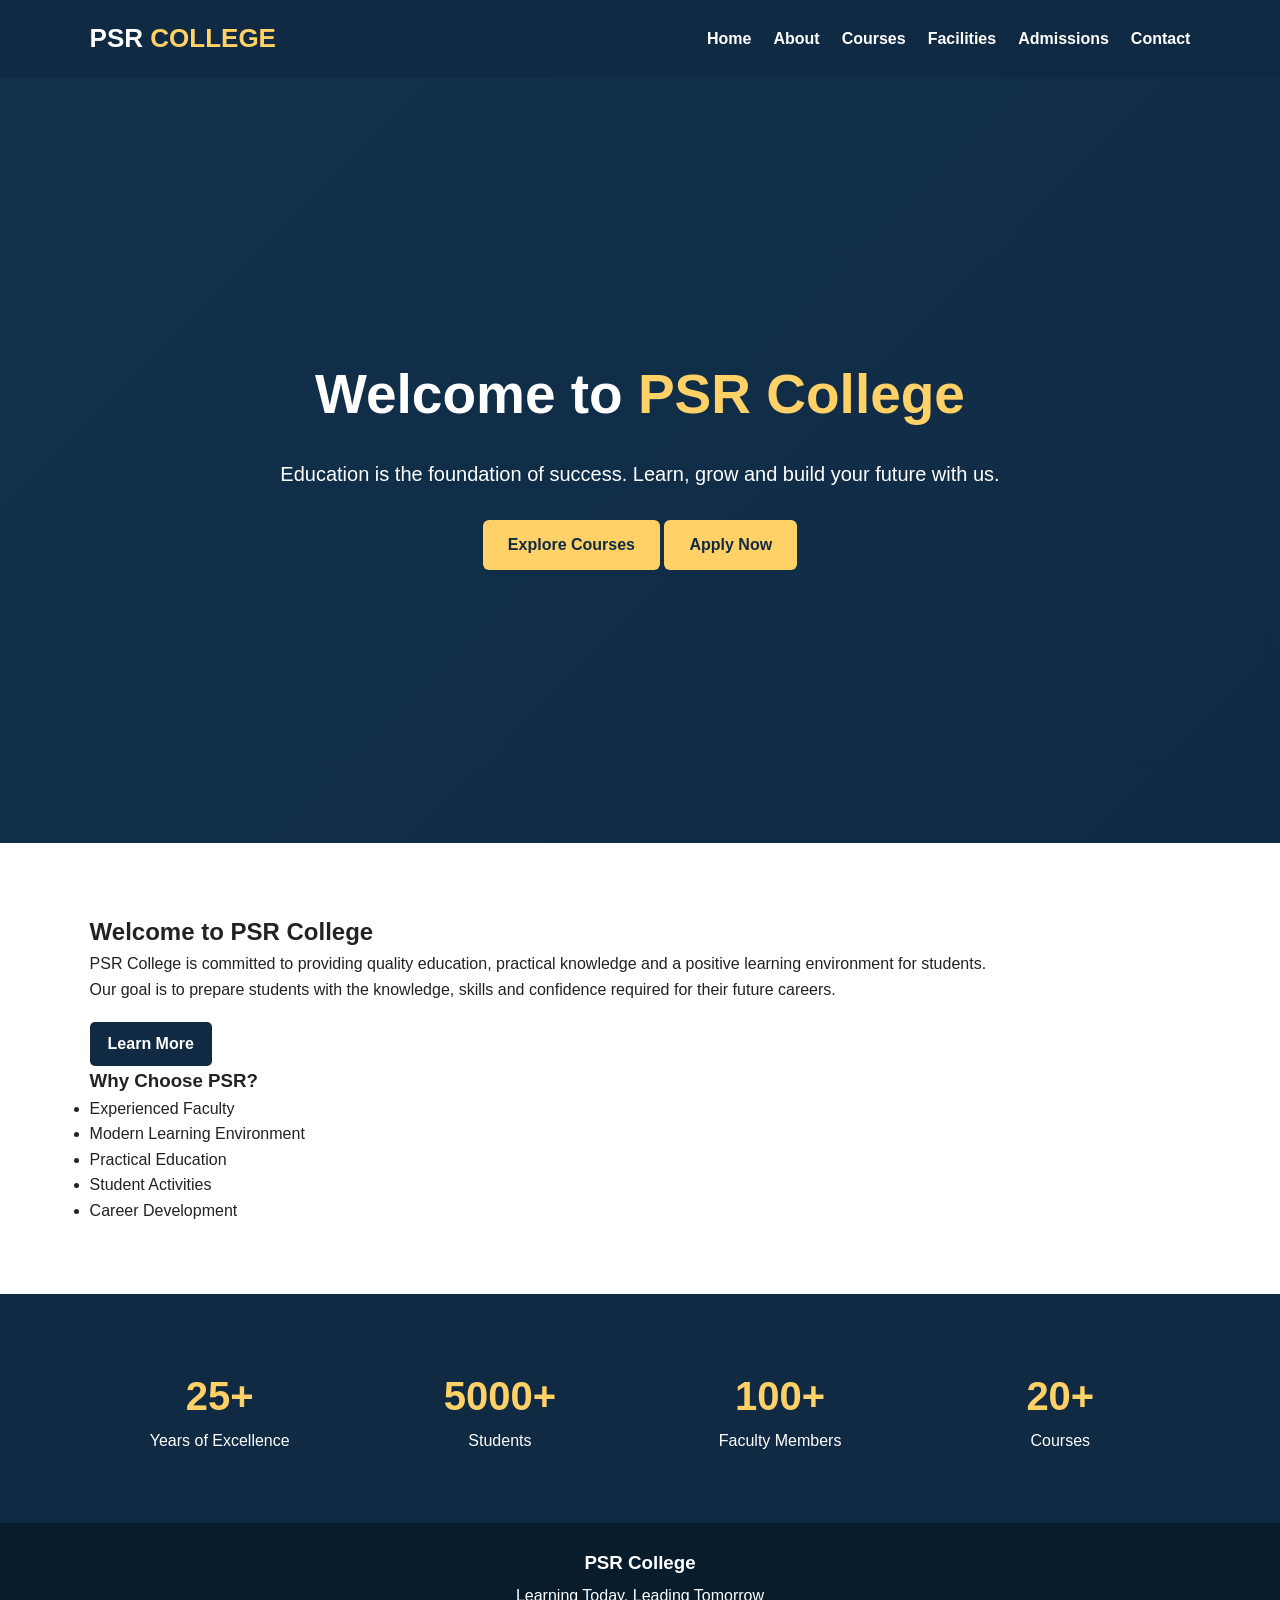
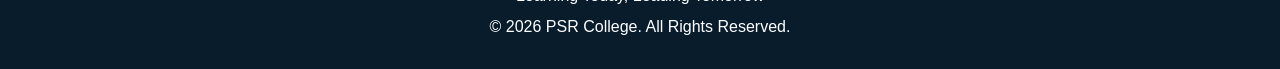
<file: index.html>
<!DOCTYPE html>
<html lang="en">
<head>
    <meta charset="UTF-8">
    <meta name="viewport" content="width=device-width, initial-scale=1.0">
    <title>PSR College | Home</title>
    <link rel="stylesheet" href="style.css">
</head>

<body>

<header>
    <div class="logo">PSR <span>COLLEGE</span></div>

    <nav>
        <a href="index.html">Home</a>
        <a href="about.html">About</a>
        <a href="courses.html">Courses</a>
        <a href="facilities.html">Facilities</a>
        <a href="admissions.html">Admissions</a>
        <a href="contact.html">Contact</a>
    </nav>
</header>

<section class="hero">
    <div class="hero-content">
        <h1>Welcome to <span>PSR College</span></h1>

        <p>
            Education is the foundation of success.
            Learn, grow and build your future with us.
        </p>

        <a href="courses.html" class="btn">Explore Courses</a>
        <a href="admissions.html" class="btn btn-outline">Apply Now</a>
    </div>
</section>

<section class="welcome">
    <div>
        <h2>Welcome to PSR College</h2>
        <p>
            PSR College is committed to providing quality education,
            practical knowledge and a positive learning environment
            for students.
        </p>

        <p>
            Our goal is to prepare students with the knowledge,
            skills and confidence required for their future careers.
        </p>

        <a href="about.html" class="small-btn">Learn More</a>
    </div>

    <div class="welcome-card">
        <h3>Why Choose PSR?</h3>
        <ul>
            <li>Experienced Faculty</li>
            <li>Modern Learning Environment</li>
            <li>Practical Education</li>
            <li>Student Activities</li>
            <li>Career Development</li>
        </ul>
    </div>
</section>

<section class="stats">
    <div>
        <h2>25+</h2>
        <p>Years of Excellence</p>
    </div>

    <div>
        <h2>5000+</h2>
        <p>Students</p>
    </div>

    <div>
        <h2>100+</h2>
        <p>Faculty Members</p>
    </div>

    <div>
        <h2>20+</h2>
        <p>Courses</p>
    </div>
</section>

<footer>
    <h3>PSR College</h3>
    <p>Learning Today, Leading Tomorrow</p>
    <p>© 2026 PSR College. All Rights Reserved.</p>
</footer>

</body>
</html>
</file>
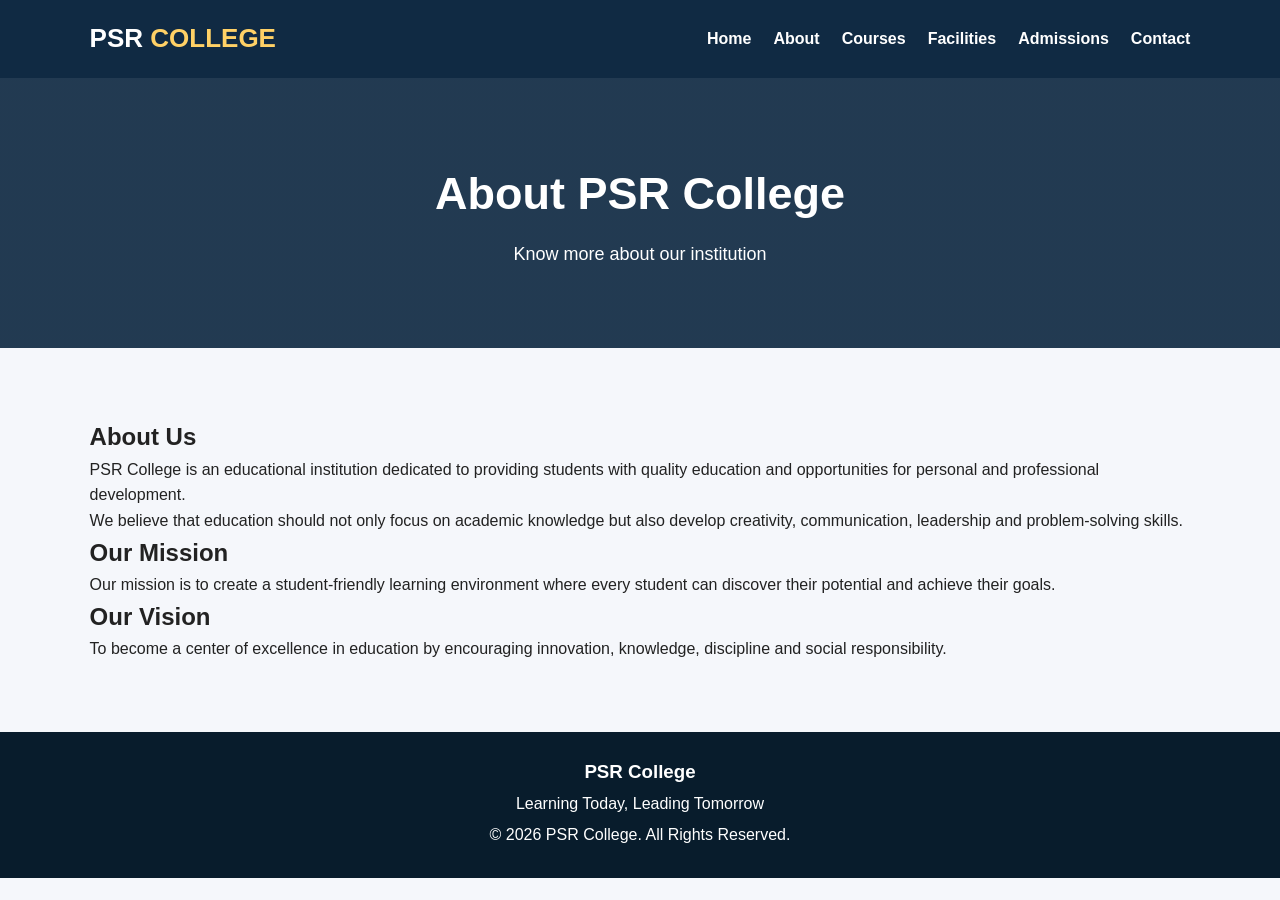
<file: about.html>
<!DOCTYPE html>
<html lang="en">
<head>
    <meta charset="UTF-8">
    <meta name="viewport" content="width=device-width, initial-scale=1.0">
    <title>PSR College | About</title>
    <link rel="stylesheet" href="style.css">
</head>

<body>

<header>
    <div class="logo">PSR <span>COLLEGE</span></div>

    <nav>
        <a href="index.html">Home</a>
        <a href="about.html">About</a>
        <a href="courses.html">Courses</a>
        <a href="facilities.html">Facilities</a>
        <a href="admissions.html">Admissions</a>
        <a href="contact.html">Contact</a>
    </nav>
</header>

<div class="page-banner">
    <h1>About PSR College</h1>
    <p>Know more about our institution</p>
</div>

<section class="content">

    <div class="content-box">
        <h2>About Us</h2>

        <p>
            PSR College is an educational institution dedicated to
            providing students with quality education and opportunities
            for personal and professional development.
        </p>

        <p>
            We believe that education should not only focus on academic
            knowledge but also develop creativity, communication,
            leadership and problem-solving skills.
        </p>
    </div>

    <div class="content-box">
        <h2>Our Mission</h2>

        <p>
            Our mission is to create a student-friendly learning
            environment where every student can discover their
            potential and achieve their goals.
        </p>
    </div>

    <div class="content-box">
        <h2>Our Vision</h2>

        <p>
            To become a center of excellence in education by encouraging
            innovation, knowledge, discipline and social responsibility.
        </p>
    </div>

</section>

<footer>
    <h3>PSR College</h3>
    <p>Learning Today, Leading Tomorrow</p>
    <p>© 2026 PSR College. All Rights Reserved.</p>
</footer>

</body>
</html>
</file>
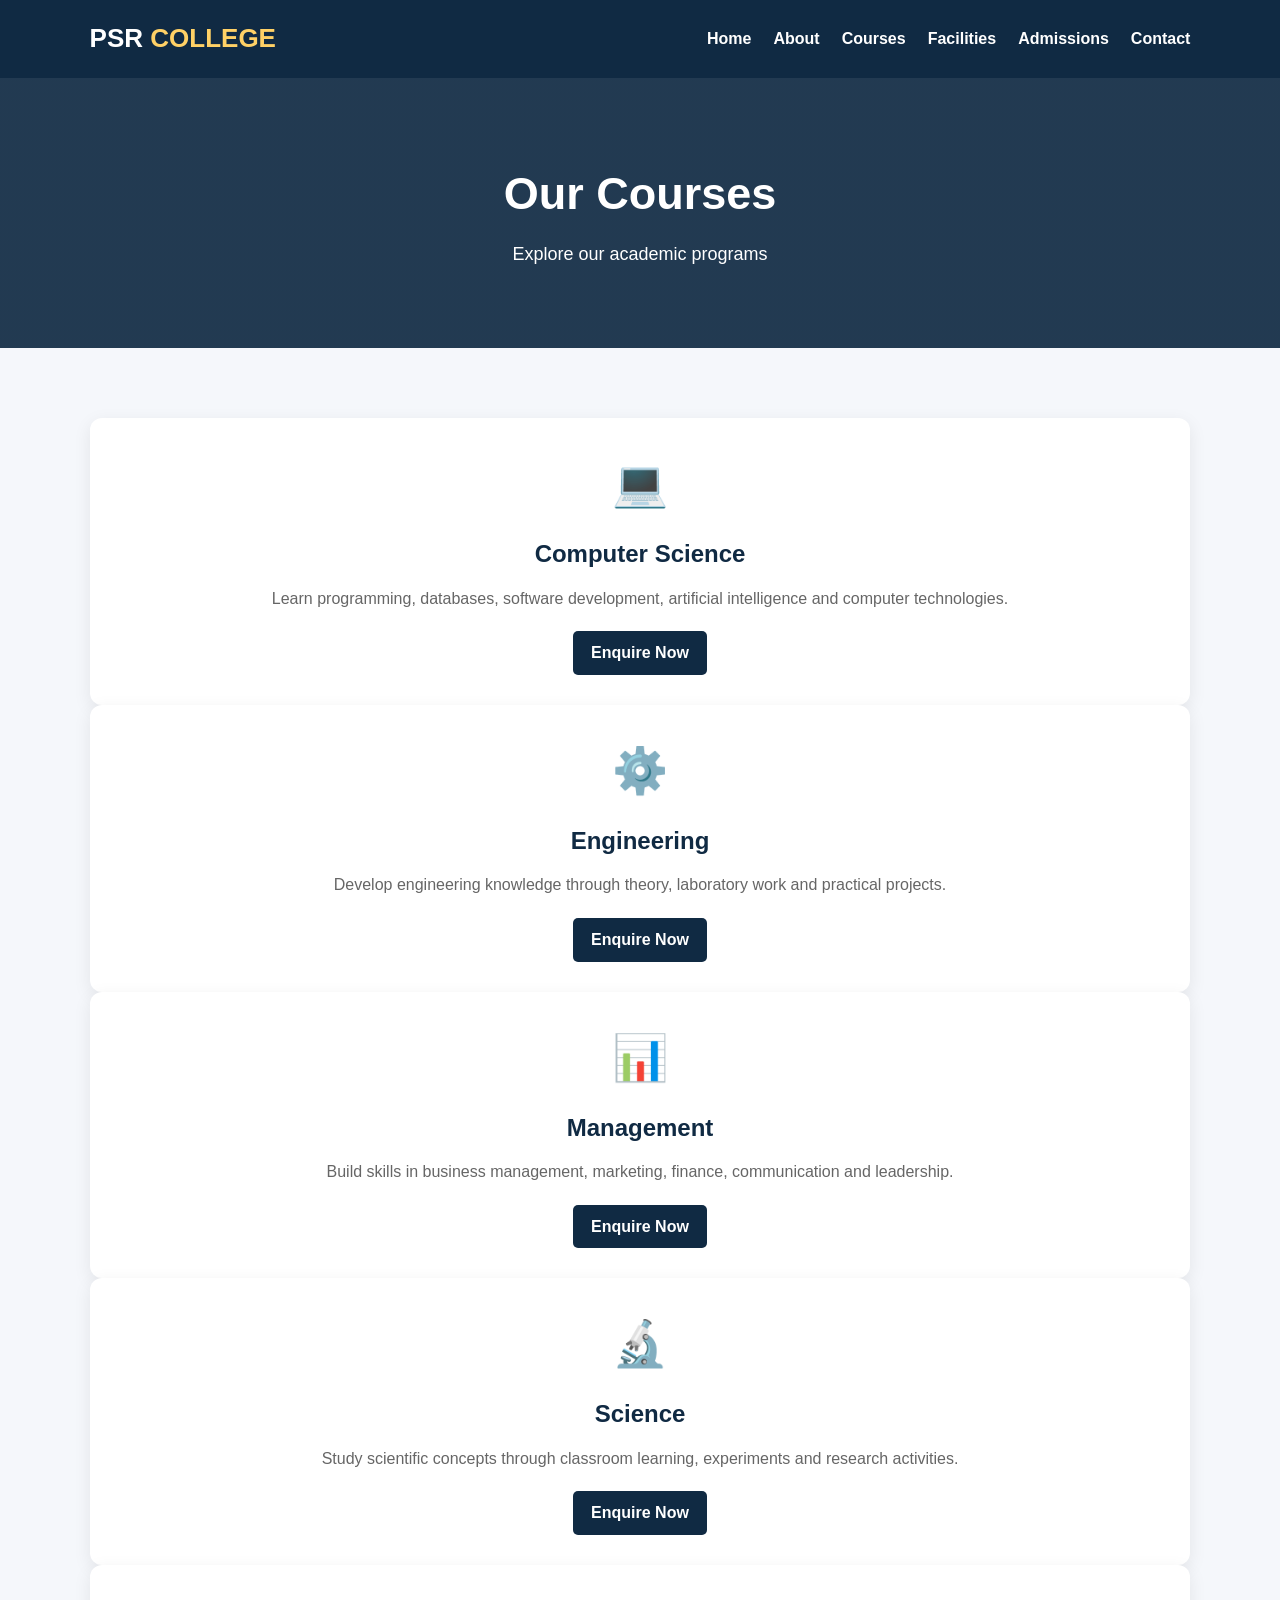
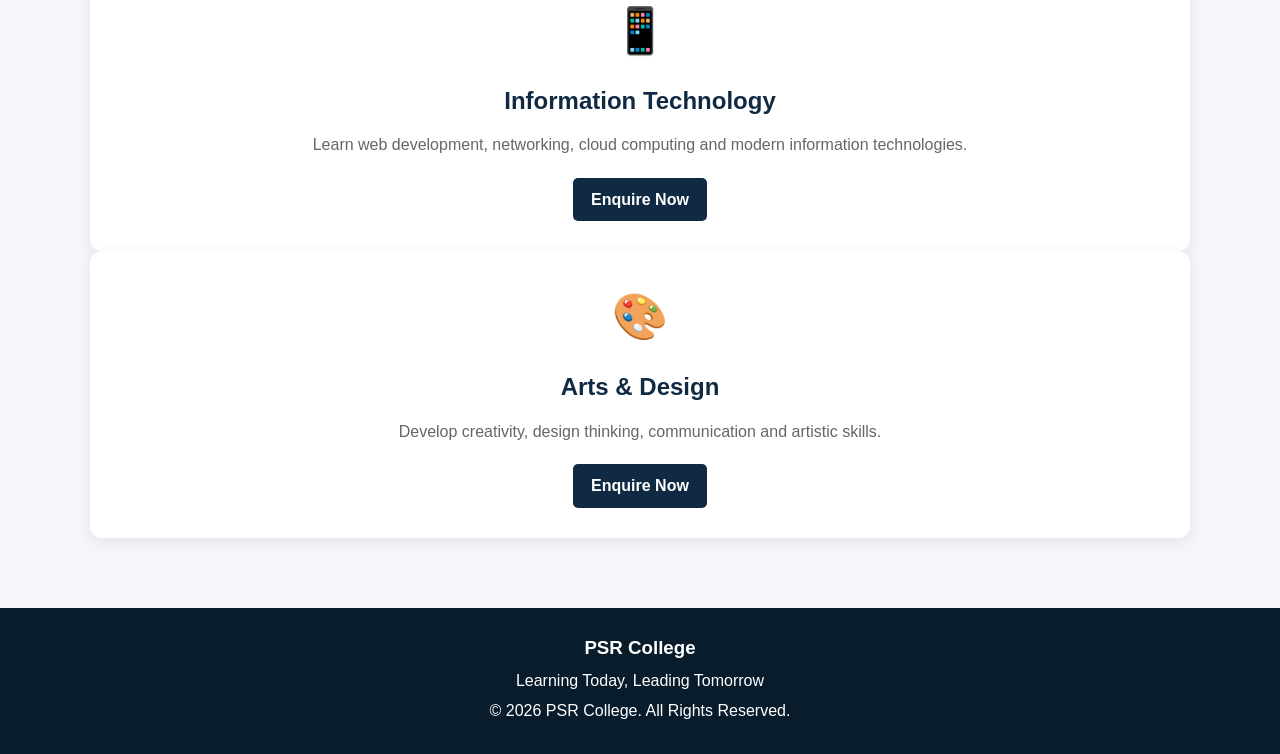
<file: courses.html>
<!DOCTYPE html>
<html lang="en">
<head>
    <meta charset="UTF-8">
    <meta name="viewport" content="width=device-width, initial-scale=1.0">
    <title>PSR College | Courses</title>
    <link rel="stylesheet" href="style.css">
</head>

<body>

<header>
    <div class="logo">PSR <span>COLLEGE</span></div>

    <nav>
        <a href="index.html">Home</a>
        <a href="about.html">About</a>
        <a href="courses.html">Courses</a>
        <a href="facilities.html">Facilities</a>
        <a href="admissions.html">Admissions</a>
        <a href="contact.html">Contact</a>
    </nav>
</header>

<div class="page-banner">
    <h1>Our Courses</h1>
    <p>Explore our academic programs</p>
</div>

<section class="cards-section">

    <div class="course-card">
        <div class="icon">💻</div>
        <h2>Computer Science</h2>
        <p>
            Learn programming, databases, software development,
            artificial intelligence and computer technologies.
        </p>
        <a href="contact.html" class="small-btn">Enquire Now</a>
    </div>

    <div class="course-card">
        <div class="icon">⚙️</div>
        <h2>Engineering</h2>
        <p>
            Develop engineering knowledge through theory,
            laboratory work and practical projects.
        </p>
        <a href="contact.html" class="small-btn">Enquire Now</a>
    </div>

    <div class="course-card">
        <div class="icon">📊</div>
        <h2>Management</h2>
        <p>
            Build skills in business management, marketing,
            finance, communication and leadership.
        </p>
        <a href="contact.html" class="small-btn">Enquire Now</a>
    </div>

    <div class="course-card">
        <div class="icon">🔬</div>
        <h2>Science</h2>
        <p>
            Study scientific concepts through classroom learning,
            experiments and research activities.
        </p>
        <a href="contact.html" class="small-btn">Enquire Now</a>
    </div>

    <div class="course-card">
        <div class="icon">📱</div>
        <h2>Information Technology</h2>
        <p>
            Learn web development, networking, cloud computing
            and modern information technologies.
        </p>
        <a href="contact.html" class="small-btn">Enquire Now</a>
    </div>

    <div class="course-card">
        <div class="icon">🎨</div>
        <h2>Arts & Design</h2>
        <p>
            Develop creativity, design thinking, communication
            and artistic skills.
        </p>
        <a href="contact.html" class="small-btn">Enquire Now</a>
    </div>

</section>

<footer>
    <h3>PSR College</h3>
    <p>Learning Today, Leading Tomorrow</p>
    <p>© 2026 PSR College. All Rights Reserved.</p>
</footer>

</body>
</html>
</file>
<file: style.css>
* {
    margin: 0;
    padding: 0;
    box-sizing: border-box;
    font-family: Arial, sans-serif;
}

html {
    scroll-behavior: smooth;
}

body {
    background: #f5f7fb;
    color: #222;
    line-height: 1.6;
}

/* =========================
   HEADER
========================= */

header {
    background: #102a43;
    color: white;
    padding: 18px 7%;
    display: flex;
    justify-content: space-between;
    align-items: center;
    position: sticky;
    top: 0;
    z-index: 100;
}

.logo {
    font-size: 26px;
    font-weight: bold;
}

.logo span {
    color: #ffd166;
}

nav {
    display: flex;
    flex-wrap: wrap;
    justify-content: center;
}

nav a {
    color: white;
    text-decoration: none;
    margin-left: 22px;
    font-weight: bold;
    transition: 0.3s;
}

nav a:hover {
    color: #ffd166;
}

/* =========================
   HOME HERO
========================= */

.hero {
    min-height: 85vh;

    display: flex;
    align-items: center;
    justify-content: center;

    text-align: center;

    padding: 40px 20px;

    background:
        linear-gradient(
            rgba(16, 42, 67, 0.9),
            rgba(16, 42, 67, 0.9)
        ),
        linear-gradient(135deg, #1d70a2, #102a43);
}

.hero-content {
    max-width: 850px;
    color: white;
}

.hero h1 {
    font-size: 55px;
    margin-bottom: 20px;
}

.hero h1 span {
    color: #ffd166;
}

.hero p {
    font-size: 20px;
    margin-bottom: 30px;
}

/* =========================
   BUTTONS
========================= */

.btn {
    display: inline-block;

    background: #ffd166;
    color: #102a43;

    padding: 12px 25px;

    border-radius: 6px;

    text-decoration: none;

    font-weight: bold;

    border: none;

    cursor: pointer;

    transition: 0.3s;
}

.btn:hover {
    background: white;
    transform: translateY(-2px);
}

.outline {
    background: transparent;
    color: white;
    border: 2px solid #ffd166;
}

.small-btn {
    display: inline-block;

    margin-top: 20px;

    padding: 9px 18px;

    background: #102a43;
    color: white;

    text-decoration: none;

    border-radius: 5px;

    font-weight: bold;
}

.small-btn:hover {
    background: #1d70a2;
}

/* =========================
   COMMON SECTIONS
========================= */

section {
    padding: 70px 7%;
}

.section-title {
    text-align: center;
    margin-bottom: 40px;
}

.section-title h2 {
    color: #102a43;
    font-size: 35px;
}

.section-title p {
    color: #666;
}

/* =========================
   HOME CARDS
========================= */

.welcome {
    background: white;
}

.welcome-grid {
    display: grid;

    grid-template-columns:
        repeat(3, 1fr);

    gap: 25px;
}

.info-card {
    padding: 35px;

    background: #f5f7fb;

    text-align: center;

    border-radius: 12px;

    transition: 0.3s;
}

.info-card:hover {
    transform: translateY(-8px);

    box-shadow:
        0 10px 25px rgba(0,0,0,0.1);
}

.icon {
    font-size: 45px;

    margin-bottom: 15px;
}

.info-card h3 {
    color: #102a43;

    margin-bottom: 10px;
}

/* =========================
   STATISTICS
========================= */

.stats {
    background: #102a43;

    color: white;

    display: grid;

    grid-template-columns:
        repeat(4, 1fr);

    text-align: center;

    gap: 20px;
}

.stats h2 {
    color: #ffd166;

    font-size: 40px;
}

/* =========================
   PAGE BANNER
========================= */

.page-banner {
    background:
        linear-gradient(
            rgba(16,42,67,0.92),
            rgba(16,42,67,0.92)
        );

    color: white;

    text-align: center;

    padding: 80px 20px;
}

.page-banner h1 {
    font-size: 45px;
    margin-bottom: 10px;
}

.page-banner p {
    font-size: 18px;
}

/* =========================
   ABOUT
========================= */

.content-section {
    background: white;
}

.two-column {
    max-width: 1100px;

    margin: auto;

    display: grid;

    grid-template-columns:
        1fr 1fr;

    gap: 50px;

    align-items: center;
}

.two-column h2 {
    color: #102a43;

    margin-bottom: 20px;

    font-size: 32px;
}

.two-column p {
    color: #555;

    margin-bottom: 15px;
}

.highlight-box {
    background: #102a43;

    color: white;

    padding: 35px;

    border-radius: 12px;
}

.highlight-box h3 {
    color: #ffd166;

    margin-bottom: 10px;

    margin-top: 15px;
}

/* =========================
   VALUES
========================= */

.values {
    background: #eef3f8;
}

.value-grid {
    display: grid;

    grid-template-columns:
        repeat(4, 1fr);

    gap: 20px;
}

.value-card {
    background: white;

    padding: 25px;

    text-align: center;

    border-radius: 10px;

    box-shadow:
        0 5px 15px rgba(0,0,0,0.06);
}

.value-card h3 {
    color: #1d70a2;

    margin-bottom: 10px;
}

/* =========================
   COURSES
========================= */

.course-grid {
    max-width: 1200px;

    margin: auto;

    display: grid;

    grid-template-columns:
        repeat(3, 1fr);

    gap: 25px;
}

.course-card {
    background: white;

    padding: 30px;

    text-align: center;

    border-radius: 12px;

    box-shadow:
        0 5px 18px rgba(0,0,0,0.08);

    transition: 0.3s;
}

.course-card:hover {
    transform: translateY(-8px);
}

.course-icon {
    font-size: 50px;

    margin-bottom: 15px;
}

.course-card h2 {
    color: #102a43;

    margin-bottom: 12px;
}

.course-card p {
    color: #666;
}

/* =========================
   FACILITIES
========================= */

.facility-grid {
    max-width: 1200px;

    margin: auto;

    display: grid;

    grid-template-columns:
        repeat(4, 1fr);

    gap: 25px;
}

.facility-card {
    background: #102a43;

    color: white;

    padding: 30px 20px;

    text-align: center;

    border-radius: 10px;

    transition: 0.3s;
}

.facility-card:hover {
    background: #1d70a2;

    transform: translateY(-6px);
}

.facility-icon {
    font-size: 45px;

    margin-bottom: 15px;
}

.facility-card h2 {
    color: #ffd166;

    margin-bottom: 10px;
}

.facility-card p {
    color: #ddd;
}

/* =========================
   ADMISSIONS
========================= */

.steps {
    max-width: 1100px;

    margin: auto;

    display: grid;

    grid-template-columns:
        repeat(4, 1fr);

    gap: 20px;
}

.step {
    background: #f5f7fb;

    padding: 30px 20px;

    text-align: center;

    border-radius: 10px;
}

.step span {
    display: inline-flex;

    width: 55px;
    height: 55px;

    align-items: center;
    justify-content: center;

    background: #102a43;

    color: #ffd166;

    border-radius: 50%;

    font-weight: bold;

    margin-bottom: 15px;
}

.step h3 {
    color: #102a43;

    margin-bottom: 10px;
}

.step p {
    color: #666;
}

.admission-box {
    background: #102a43;

    color: white;

    text-align: center;
}

.admission-box h2 {
    font-size: 35px;

    color: #ffd166;

    margin-bottom: 10px;
}

.admission-box p {
    margin-bottom: 25px;
}

/* =========================
   CONTACT
========================= */

.contact-section {
    background: #eef3f8;
}

.contact-grid {
    max-width: 1100px;

    margin: auto;

    display: grid;

    grid-template-columns:
        1fr 1fr;

    gap: 35px;
}

.contact-info,
.contact-form {
    background: white;

    padding: 35px;

    border-radius: 12px;

    box-shadow:
        0 5px 20px rgba(0,0,0,0.07);
}

.contact-info h2,
.contact-form h2 {
    color: #102a43;

    margin-bottom: 25px;
}

.contact-item {
    display: flex;

    gap: 15px;

    margin-bottom: 25px;
}

.contact-item > span {
    font-size: 25px;
}

.contact-item h3 {
    color: #1d70a2;
}

.contact-item p {
    color: #666;
}

.contact-form label {
    display: block;

    margin-top: 15px;

    margin-bottom: 6px;

    font-weight: bold;
}

.contact-form input,
.contact-form textarea {
    width: 100%;

    padding: 12px;

    border: 1px solid #ccc;

    border-radius: 5px;

    font-size: 15px;
}

.contact-form textarea {
    height: 130px;

    resize: vertical;

    margin-bottom: 15px;
}

.contact-form .btn {
    width: 100%;
}

/* =========================
   FOOTER
========================= */

footer {
    background: #081c2c;

    color: white;

    text-align: center;

    padding: 25px;
}

footer p {
    margin: 5px;
}

/* =========================
   RESPONSIVE DESIGN
========================= */

@media (max-width: 900px) {

    header {
        flex-direction: column;

        gap: 15px;
    }

    nav a {
        margin: 5px 8px;

        display: inline-block;
    }

    .hero h1 {
        font-size: 42px;
    }

    .welcome-grid,
    .course-grid,
    .facility-grid {
        grid-template-columns:
            repeat(2, 1fr);
    }

    .stats {
        grid-template-columns:
            repeat(2, 1fr);
    }

    .value-grid,
    .steps {
        grid-template-columns:
            repeat(2, 1fr);
    }

    .two-column,
    .contact-grid {
        grid-template-columns: 1fr;
    }
}

@media (max-width: 600px) {

    section {
        padding: 50px 5%;
    }

    .hero h1 {
        font-size: 34px;
    }

    .hero p {
        font-size: 16px;
    }

    .page-banner h1 {
        font-size: 34px;
    }

    .welcome-grid,
    .course-grid,
    .facility-grid,
    .value-grid,
    .steps,
    .stats {
        grid-template-columns: 1fr;
    }

    .logo {
        font-size: 22px;
    }

    nav a {
        font-size: 13px;

        margin: 3px 5px;
    }
}
</file>
